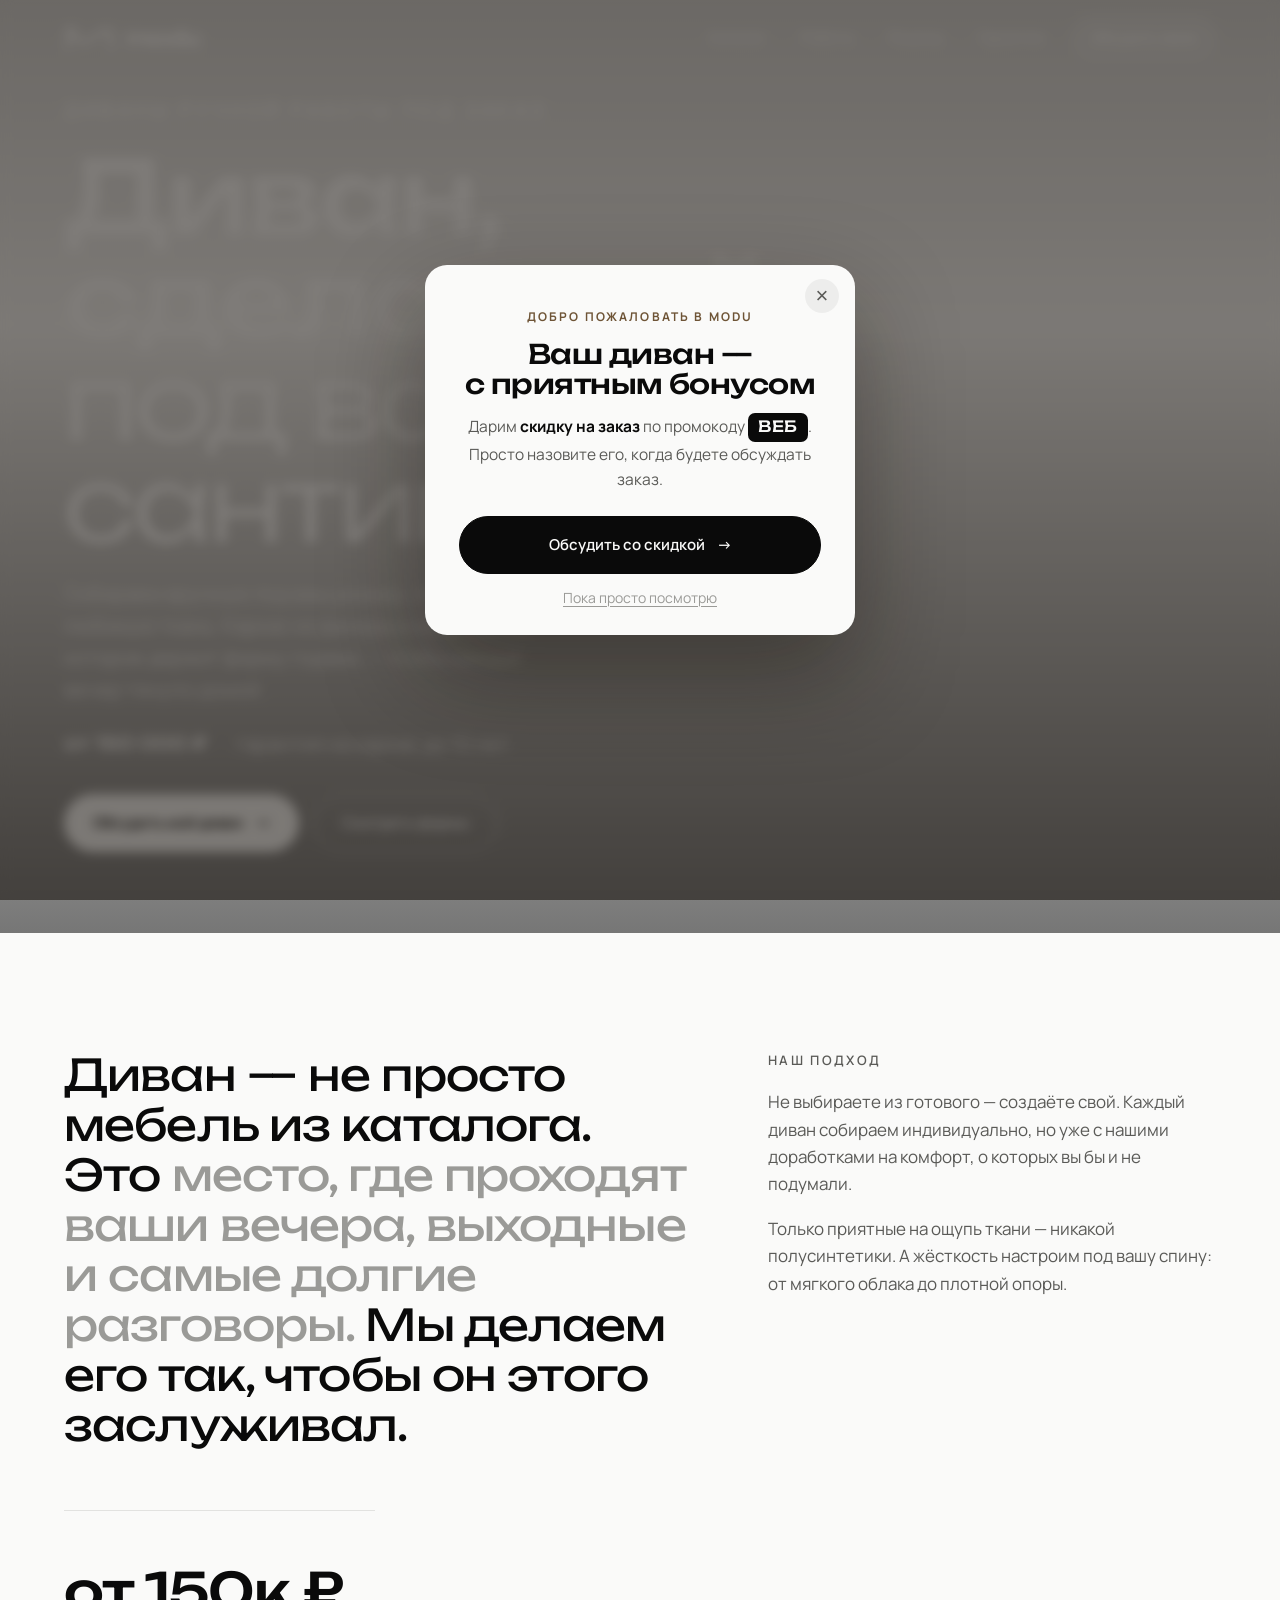
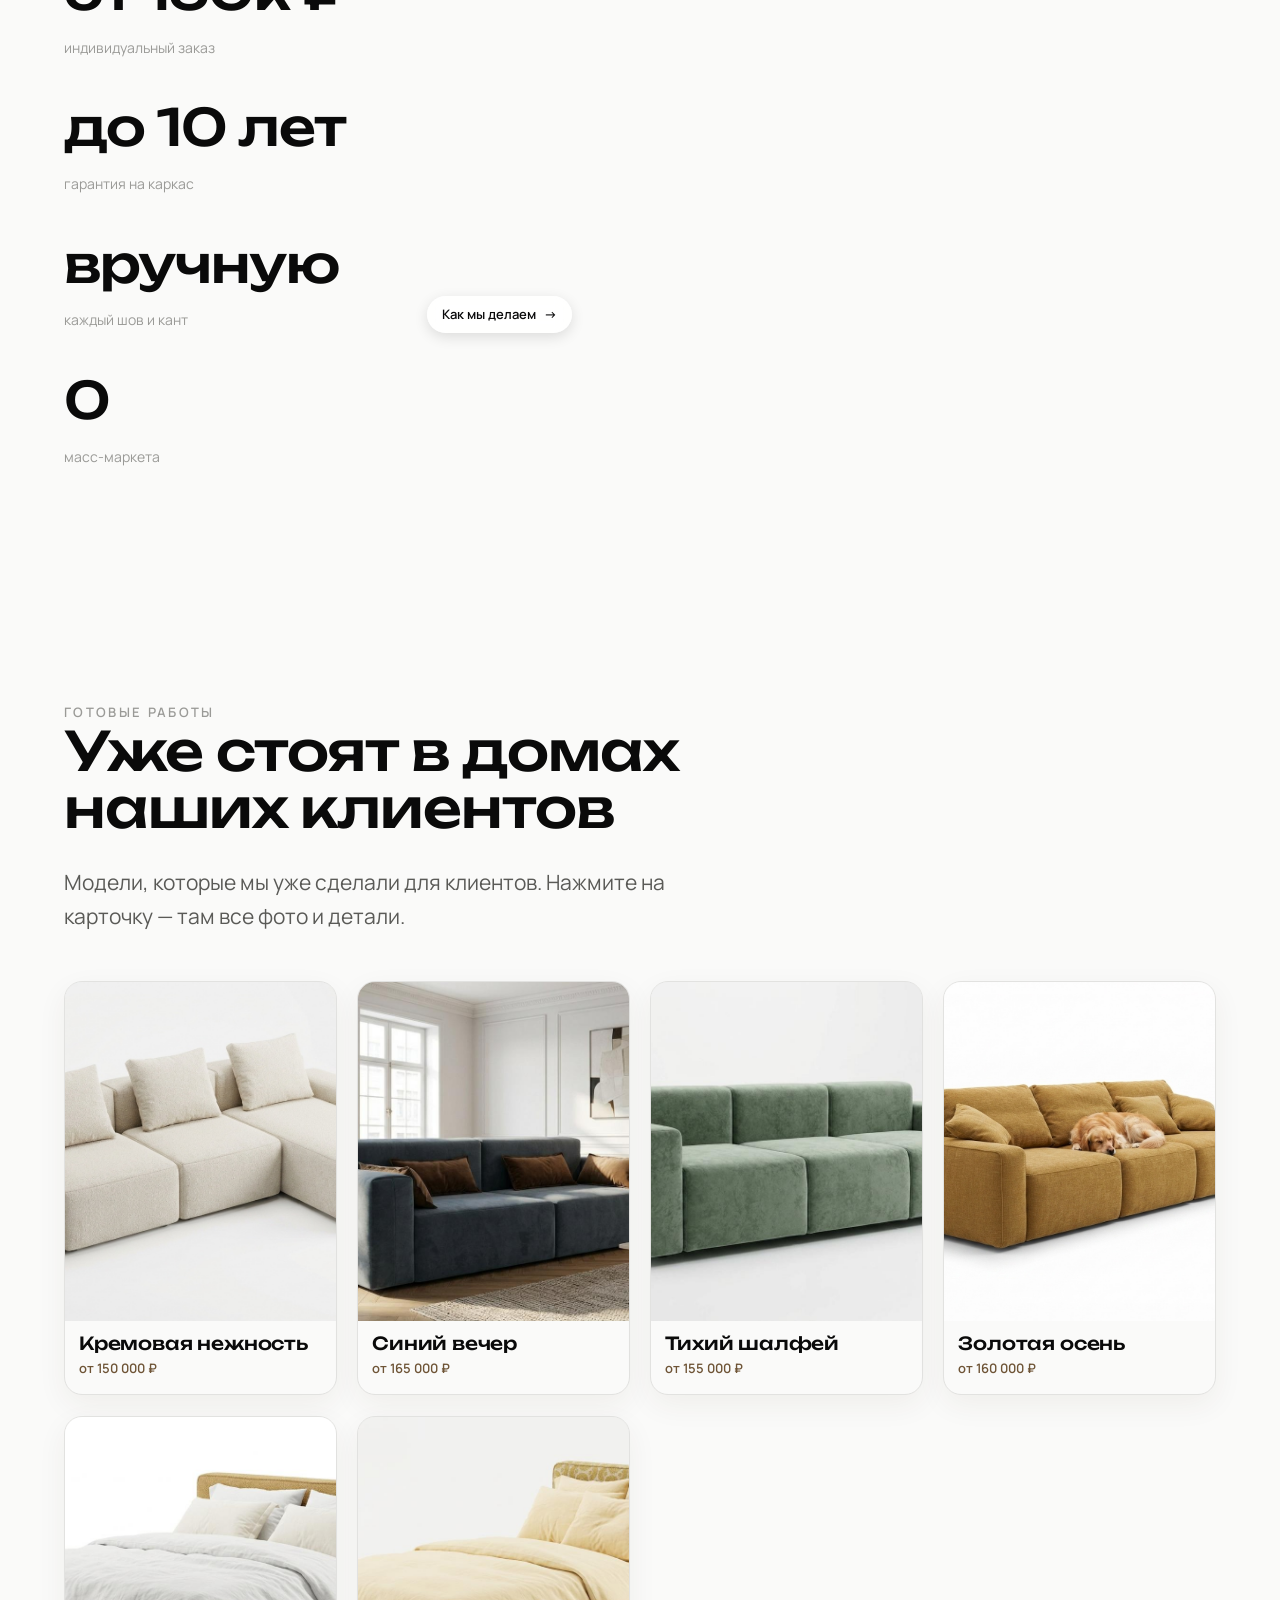
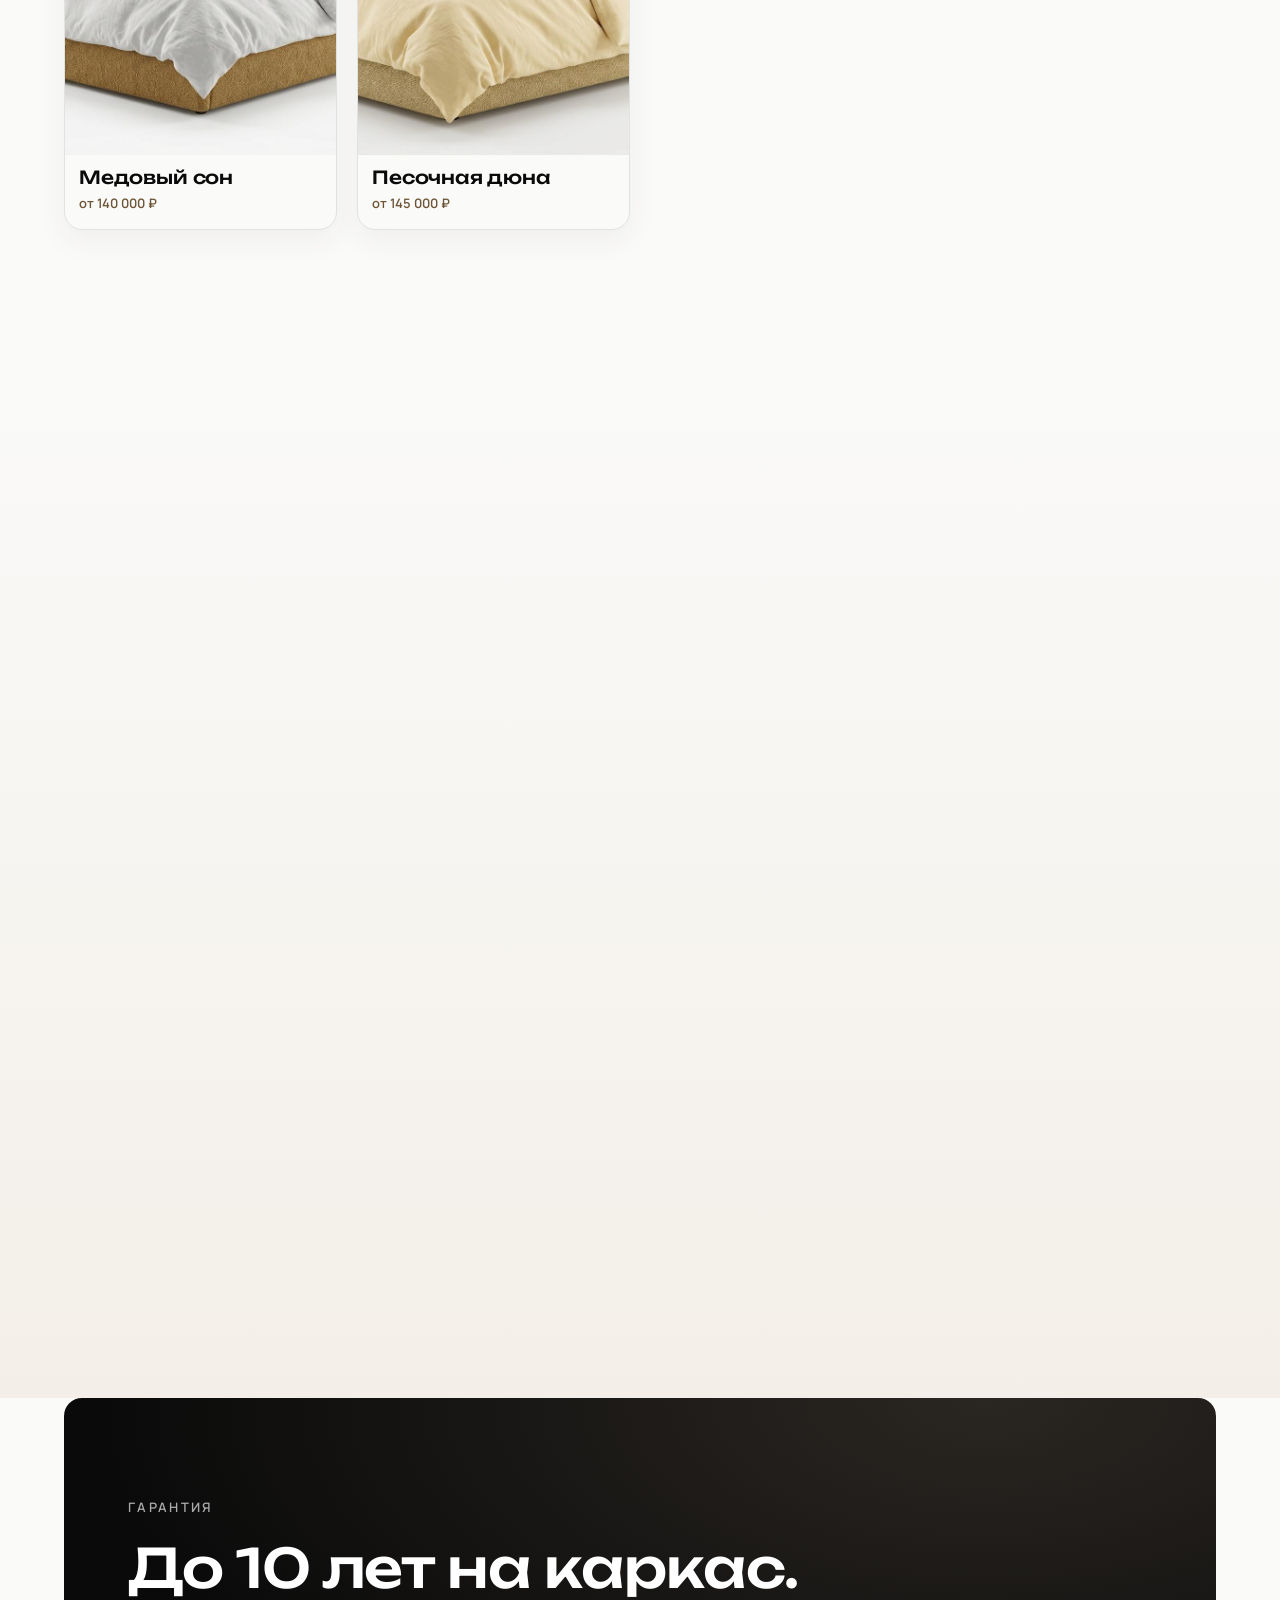
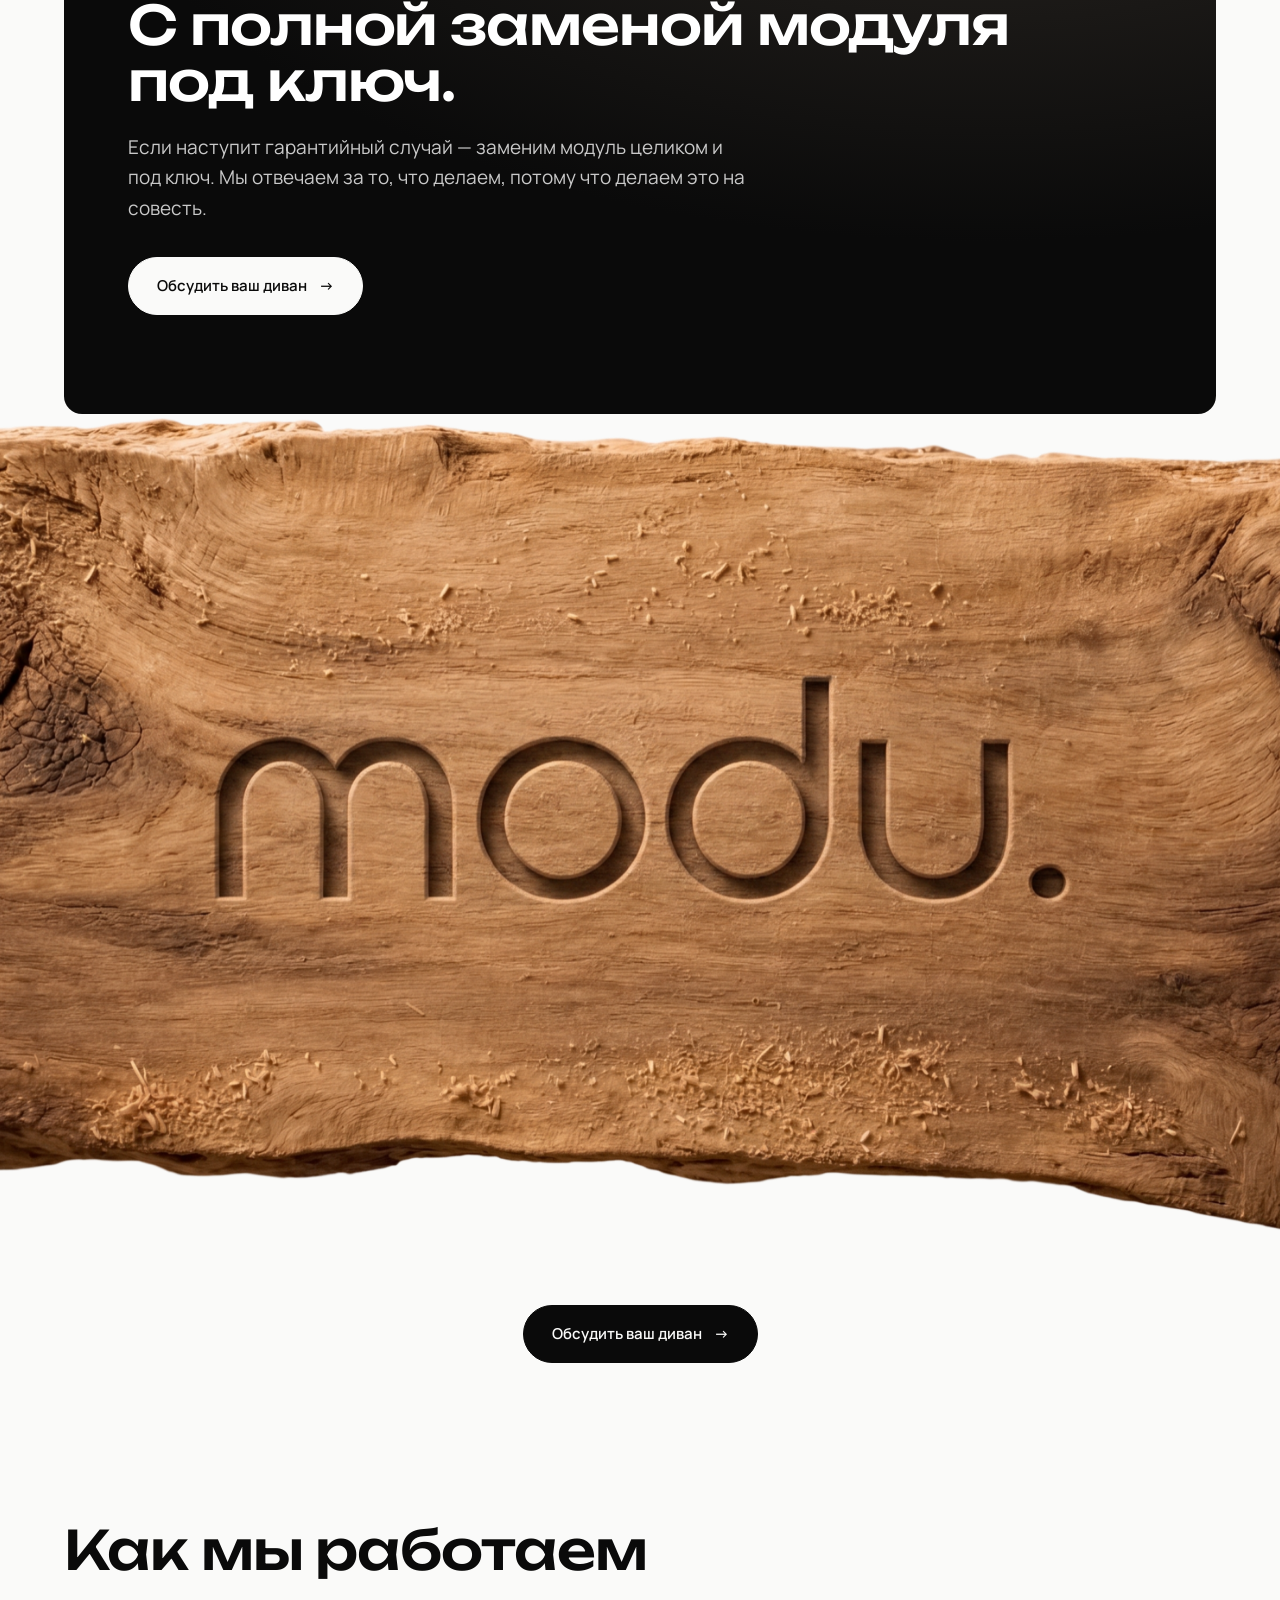
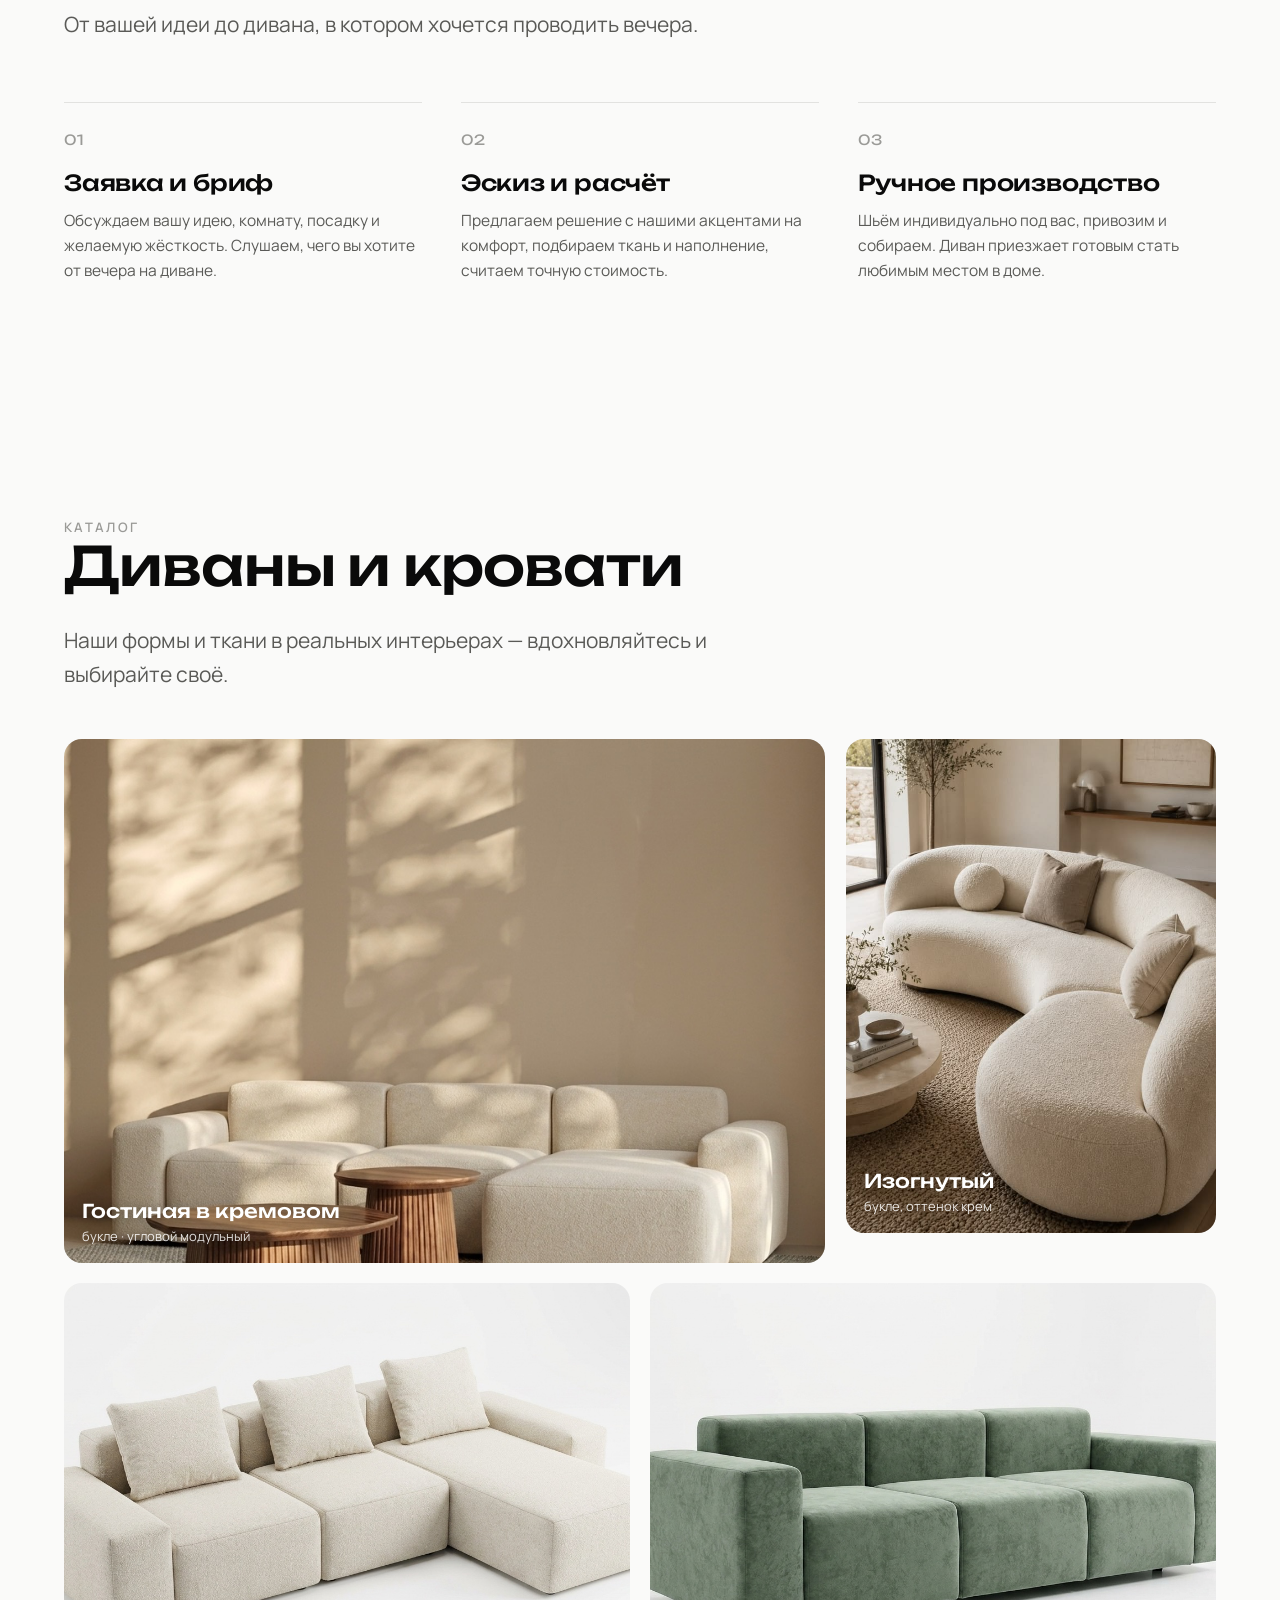
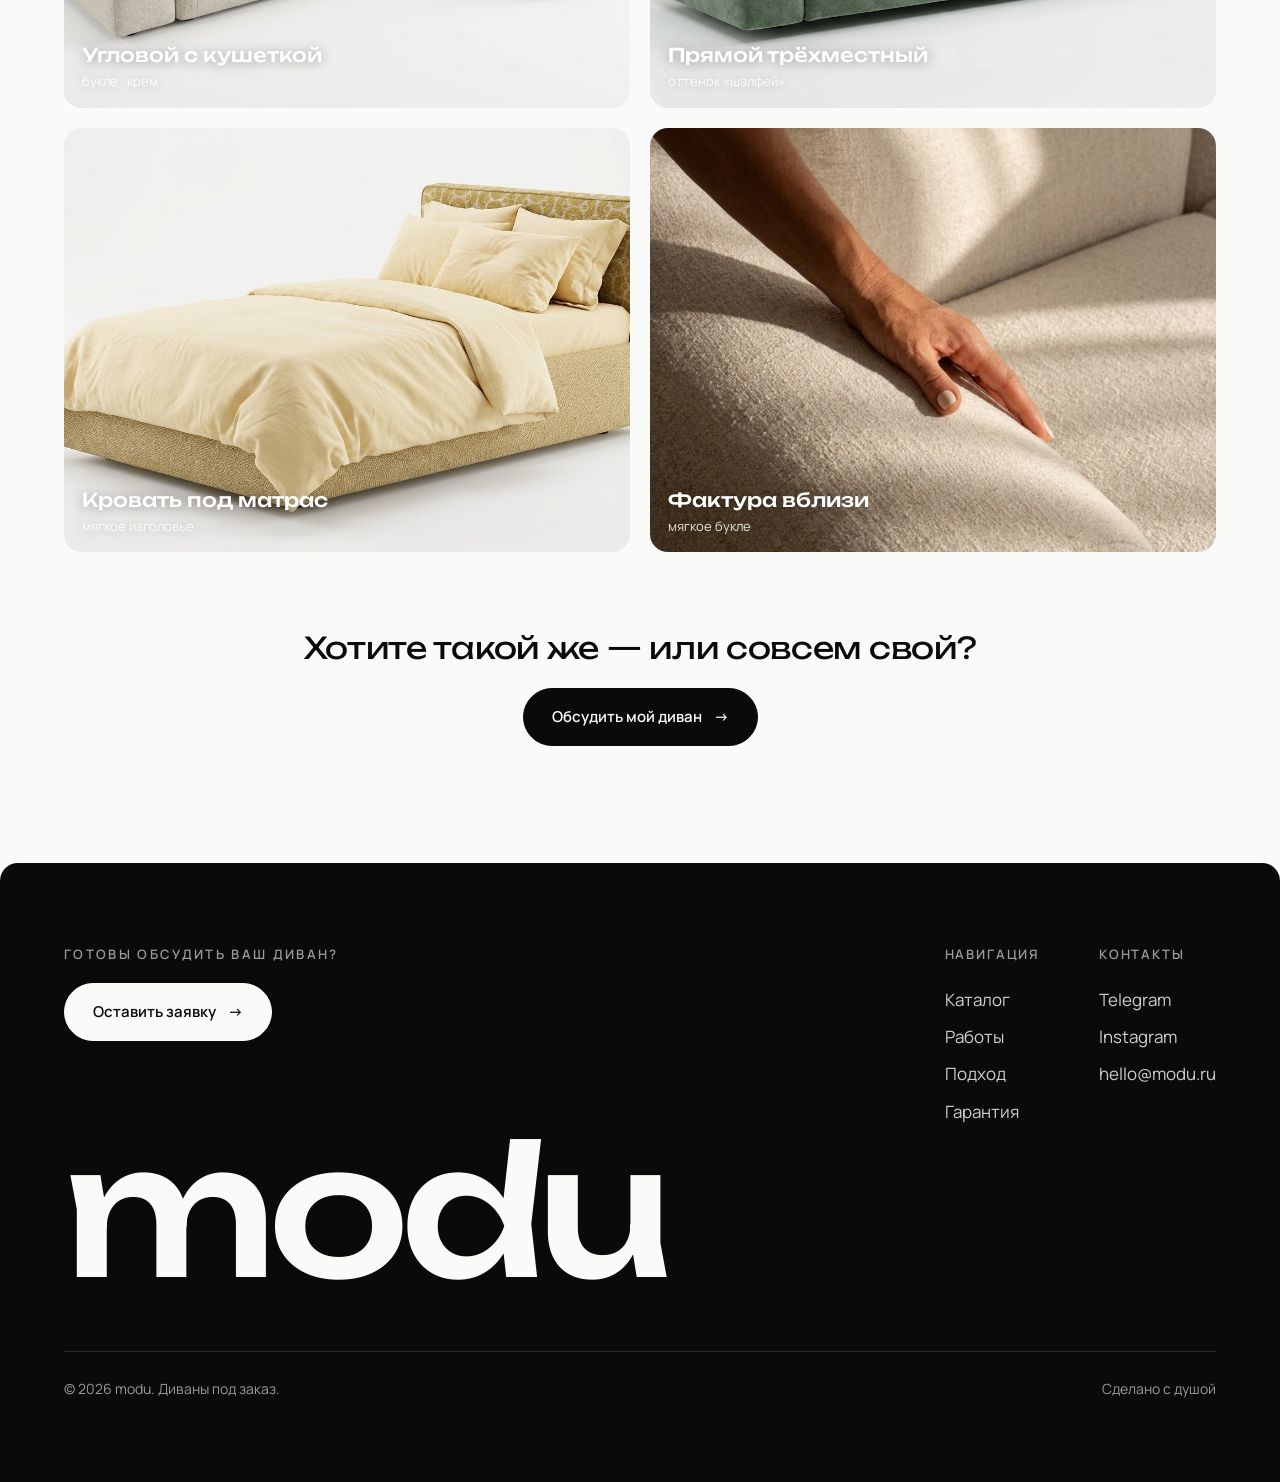
<file: index.html>
<!DOCTYPE html>
<html lang="ru">
<head>
  <meta charset="UTF-8" />
  <meta name="viewport" content="width=device-width, initial-scale=1.0" />
  <title>modu — диваны под заказ премиум-класса</title>
  <meta name="description" content="modu — диваны ручной работы под заказ. Каркас из фанеры, проработка каждого шва, ткани премиум-сегмента, жёсткость на выбор. Гарантия на каркас до 10 лет. От 150 000 ₽." />

  <link rel="preconnect" href="https://fonts.googleapis.com" />
  <link rel="preconnect" href="https://fonts.gstatic.com" crossorigin />
  <link href="https://fonts.googleapis.com/css2?family=Manrope:wght@400;500;600;700&family=Unbounded:wght@300;400;500;600&display=swap" rel="stylesheet" />
  <link rel="stylesheet" href="css/style.css" />
</head>
<body>

  <!-- ЭКРАН ЗАГРУЗКИ -->
  <div id="preloader" aria-hidden="true">
    <div class="preloader__bar"><i></i></div>
  </div>

  <!-- ШАПКА -->
  <header class="nav">
    <a href="index.html" class="logo" aria-label="modu">
      <svg viewBox="0 0 118 60" fill="none" aria-hidden="true">
        <path d="M9 54 V18 C9 9 22 9 24 21 C27 41 42 45 60 37 C80 28 82 16 100 16 C108 16 109 21 109 28 V54"
              stroke="currentColor" stroke-width="9" stroke-linecap="round" stroke-linejoin="round"/>
      </svg>
      <span class="word">modu</span>
    </a>
    <nav class="nav-links">
      <a href="#works">Каталог</a>
      <a href="#catalog">Работы</a>
      <a href="#approach">Подход</a>
      <a href="#warranty">Гарантия</a>
    </nav>
    <a href="order.html" class="nav-cta">Обсудить заказ</a>
  </header>

  <!-- HERO -->
  <section class="hero">
    <video class="hero-video" autoplay muted loop playsinline webkit-playsinline preload="auto">
      <source src="assets/hero.mp4" type="video/mp4" />
    </video>
    <div class="container hero-inner">
      <p class="hero-eyebrow reveal">Диваны ручной работы под заказ</p>
      <h1>Диван, сделанный<br><span class="thin">под вас — до сантиметра</span></h1>
      <p class="hero-sub">Собираем вручную под ваш размер, посадку и любимую ткань. Каркас из фанеры и наполнение, которое держит форму годами, — чтобы каждый вечер тянуло домой.</p>
      <p class="hero-price"><b>от 150 000 ₽</b><span>·</span>гарантия на каркас до 10 лет</p>
      <div class="hero-actions">
        <a href="order.html" class="btn btn--light">Обсудить мой диван <span class="arrow">→</span></a>
        <a href="#catalog" class="btn btn--ghost" style="--fg:#fff; border-color:rgba(255,255,255,.6);">Смотреть формы</a>
      </div>
    </div>
  </section>

  <!-- МАНИФЕСТ -->
  <section class="manifest section-pad" id="about">
    <div class="container">
      <p class="big reveal">
        Диван — не просто мебель из каталога. Это <em>место, где проходят ваши вечера, выходные и самые долгие разговоры.</em>
        Мы делаем его так, чтобы он этого заслуживал.
      </p>
      <div class="side reveal">
        <p class="eyebrow" style="margin-bottom:16px;">Наш подход</p>
        <p>Не выбираете из готового — создаёте свой. Каждый диван собираем индивидуально, но уже с нашими доработками на комфорт, о которых вы бы и не подумали.</p>
        <p>Только приятные на ощупь ткани — никакой полусинтетики. А жёсткость настроим под вашу спину: от мягкого облака до плотной опоры.</p>
      </div>
    </div>
    <div class="container">
      <div class="stats reveal">
        <div class="stat"><div class="num">от 150к&nbsp;₽</div><div class="lbl">индивидуальный заказ</div></div>
        <div class="stat"><div class="num">до 10 лет</div><div class="lbl">гарантия на каркас</div></div>
        <div class="stat"><div class="num">вручную</div><div class="lbl">каждый шов и кант</div></div>
        <div class="stat"><div class="num">0</div><div class="lbl">масс-маркета</div></div>
      </div>
      <a class="build-video reveal" href="#approach" aria-label="Как мы делаем диван — что внутри">
        <video src="assets/build.mp4" autoplay muted loop playsinline preload="metadata"></video>
        <span class="build-video__badge">Как мы делаем <span class="arrow">→</span></span>
      </a>
    </div>
  </section>

  <!-- КАТАЛОГ -->
  <section class="section-pad" id="catalog">
    <div class="container">
      <div class="gallery-head reveal">
        <div>
          <p class="eyebrow">Готовые работы</p>
          <h2>Уже стоят в домах<br>наших клиентов</h2>
        </div>
        <p class="lead">Модели, которые мы уже сделали для клиентов. Нажмите на карточку — там все фото и детали.</p>
      </div>

      <!-- Каталог диванов рисуется из данных в js/catalog.js —
           чтобы добавить новый диван, добавьте объект в массив PRODUCTS там. -->
      <div class="pgrid-wrap reveal" id="pgridWrap">
        <div class="pgrid" id="pgrid"></div>
        <div class="pgrid-fade"></div>
      </div>
      <div class="pgrid-more" id="pgridMore">
        <button class="btn btn--ghost" id="showAll">Смотреть все</button>
      </div>
    </div>
  </section>

  <!-- ПОДХОД / КАЧЕСТВО -->
  <section class="section-pad approach" id="approach">
    <div class="container">
      <div class="gallery-head reveal" style="margin-bottom:56px;">
        <div>
          <p class="eyebrow">Что внутри</p>
          <h2>Качество, которое<br>чувствуется годами</h2>
        </div>
        <p class="lead">За каждым диваном — премиальное наполнение, прочный каркас и ручная работа. Здесь нельзя срезать углы.</p>
      </div>

      <div class="features">
        <div class="feature glass reveal">
          <div class="feature__mark">01</div>
          <h3>Каркас из фанеры</h3>
          <p>Не ДСП. Прочная основа, которая держит форму и не расшатывается под нагрузкой год за годом.</p>
        </div>
        <div class="feature glass reveal">
          <div class="feature__mark">02</div>
          <h3>Премиальное наполнение</h3>
          <p>Посадка, которая возвращает форму и не «проседает». Комфорт, продуманный до мелочей.</p>
        </div>
        <div class="feature glass reveal">
          <div class="feature__mark">03</div>
          <h3>Каждый шов — вручную</h3>
          <p>Проработка каждого шва и канта. Аккуратная геометрия, которую видно вблизи.</p>
        </div>
        <div class="feature glass reveal">
          <div class="feature__mark">04</div>
          <h3>Несколько степеней защиты</h3>
          <p>Ткань защищена от пятен и износа — диван остаётся как новый дольше.</p>
        </div>
        <div class="feature glass reveal">
          <div class="feature__mark">05</div>
          <h3>Ткани премиум-сегмента</h3>
          <p>Только приятные на ощупь материалы. Никакой полусинтетики, которая «холодит» и колется.</p>
        </div>
        <div class="feature glass reveal">
          <div class="feature__mark">06</div>
          <h3>Жёсткость на выбор</h3>
          <p>От супермягкого «облака» до твёрдой опоры. Настраиваем посадку под именно вашу спину.</p>
        </div>
      </div>
    </div>
  </section>

  <!-- ГАРАНТИЯ -->
  <section class="warranty" id="warranty">
    <div class="container reveal">
      <p class="eyebrow" style="color:rgba(255,255,255,.65)">Гарантия</p>
      <h2>До 10 лет на каркас.<br>С полной заменой модуля<br>под ключ.</h2>
      <p class="warranty__sub">Если наступит гарантийный случай — заменим модуль целиком и под ключ. Мы отвечаем за то, что делаем, потому что делаем это на совесть.</p>
      <a href="order.html" class="btn btn--light">Обсудить ваш диван <span class="arrow">→</span></a>
    </div>
  </section>

  <!-- ПОЛНОЭКРАННЫЙ ПЕРЕХОД (сруб) -->
  <section class="builder-full" id="builder">
    <a class="builder-full__link" href="order.html" aria-label="Обсудить заказ">
      <img class="builder-full__img" src="assets/photos/carved.png" alt="modu, вырезанное на срубе" />
      <div class="builder-full__overlay">
        <span class="btn">Обсудить ваш диван <span class="arrow">→</span></span>
      </div>
    </a>
  </section>

  <!-- КАК МЫ РАБОТАЕМ -->
  <section class="section-pad" id="how">
    <div class="container">
      <div class="gallery-head reveal" style="margin-bottom:60px;">
        <h2>Как мы работаем</h2>
        <p class="lead">От вашей идеи до дивана, в котором хочется проводить вечера.</p>
      </div>
      <div class="steps">
        <div class="step reveal"><div class="n">01</div><h3>Заявка и бриф</h3><p>Обсуждаем вашу идею, комнату, посадку и желаемую жёсткость. Слушаем, чего вы хотите от вечера на диване.</p></div>
        <div class="step reveal"><div class="n">02</div><h3>Эскиз и расчёт</h3><p>Предлагаем решение с нашими акцентами на комфорт, подбираем ткань и наполнение, считаем точную стоимость.</p></div>
        <div class="step reveal"><div class="n">03</div><h3>Ручное производство</h3><p>Шьём индивидуально под вас, привозим и собираем. Диван приезжает готовым стать любимым местом в доме.</p></div>
      </div>
    </div>
  </section>

  <!-- ГОТОВЫЕ РАБОТЫ -->
  <section class="section-pad" id="works">
    <div class="container">
      <div class="gallery-head reveal">
        <div>
          <p class="eyebrow">Каталог</p>
          <h2>Диваны и кровати</h2>
        </div>
        <p class="lead">Наши формы и ткани в реальных интерьерах — вдохновляйтесь и выбирайте своё.</p>
      </div>

      <div class="gallery-grid">
        <figure class="card wide reveal">
          <img src="assets/photos/room.jpg" alt="Угловой диван modu в гостиной" onerror="this.style.display='none';this.nextElementSibling.style.display='flex'">
          <div class="ph" style="display:none">фото: room.jpg</div>
          <figcaption class="cap"><div class="t">Гостиная в кремовом</div><div class="s">букле · угловой модульный</div></figcaption>
        </figure>
        <figure class="card tall reveal">
          <img src="assets/photos/work-curved.jpg" alt="Изогнутый диван modu" onerror="this.style.display='none';this.nextElementSibling.style.display='flex'">
          <div class="ph" style="display:none">фото: work-curved.jpg</div>
          <figcaption class="cap"><div class="t">Изогнутый</div><div class="s">букле, оттенок крем</div></figcaption>
        </figure>
        <figure class="card half reveal">
          <img src="assets/photos/studio.jpg" alt="Угловой диван с кушеткой" onerror="this.style.display='none';this.nextElementSibling.style.display='flex'">
          <div class="ph" style="display:none">фото: studio.jpg</div>
          <figcaption class="cap"><div class="t">Угловой с кушеткой</div><div class="s">букле · крем</div></figcaption>
        </figure>
        <figure class="card half reveal">
          <img src="assets/photos/detail.jpg" alt="Прямой диван modu" onerror="this.style.display='none';this.nextElementSibling.style.display='flex'">
          <div class="ph" style="display:none">фото: detail.jpg</div>
          <figcaption class="cap"><div class="t">Прямой трёхместный</div><div class="s">оттенок «шалфей»</div></figcaption>
        </figure>
        <figure class="card half reveal">
          <img src="assets/photos/work-bed.jpg" alt="Кровать modu под матрас" onerror="this.style.display='none';this.nextElementSibling.style.display='flex'">
          <div class="ph" style="display:none">фото: work-bed.jpg</div>
          <figcaption class="cap"><div class="t">Кровать под матрас</div><div class="s">мягкое изголовье</div></figcaption>
        </figure>
        <figure class="card half reveal">
          <img src="assets/photos/texture.jpg" alt="Фактура ткани modu" onerror="this.style.display='none';this.nextElementSibling.style.display='flex'">
          <div class="ph" style="display:none">фото: texture.jpg</div>
          <figcaption class="cap"><div class="t">Фактура вблизи</div><div class="s">мягкое букле</div></figcaption>
        </figure>
      </div>

      <div class="works-cta reveal">
        <p>Хотите такой же — или совсем свой?</p>
        <a href="order.html" class="btn">Обсудить мой диван <span class="arrow">→</span></a>
      </div>
    </div>
  </section>

  <!-- ПОДВАЛ / КОНТАКТ -->
  <footer class="footer" id="contact">
    <div class="container">
      <div class="top">
        <div>
          <p class="eyebrow" style="color:var(--grey-2)">Готовы обсудить ваш диван?</p>
          <a href="order.html" class="btn btn--light" style="margin-top:18px;">Оставить заявку <span class="arrow">→</span></a>
        </div>
        <div class="links">
          <div class="col">
            <h4>Навигация</h4>
            <a href="#works">Каталог</a>
            <a href="#catalog">Работы</a>
            <a href="#approach">Подход</a>
            <a href="#warranty">Гарантия</a>
          </div>
          <div class="col">
            <h4>Контакты</h4>
            <a href="#">Telegram</a>
            <a href="#">Instagram</a>
            <a href="mailto:hello@modu.ru">hello@modu.ru</a>
          </div>
        </div>
      </div>
      <div class="big-word">modu</div>
      <div class="bottom">
        <span>© 2026 modu. Диваны под заказ.</span>
        <span>Сделано с душой</span>
      </div>
    </div>
  </footer>

  <!-- ПРИВЕТСТВЕННЫЙ ПОП-АП -->
  <div class="modal-overlay" id="welcome" hidden>
    <div class="modal">
      <button class="modal__close" id="welcome-close" aria-label="Закрыть">×</button>
      <p class="modal__eyebrow">Добро пожаловать в modu</p>
      <h3 class="modal__title">Ваш диван —<br>с приятным бонусом</h3>
      <p class="modal__text">Дарим <b>скидку на заказ</b> по промокоду <span class="promo">ВЕБ</span>. Просто назовите его, когда будете обсуждать заказ.</p>
      <a href="order.html" class="btn" id="welcome-cta">Обсудить со скидкой <span class="arrow">→</span></a>
      <button class="modal__later" id="welcome-later">Пока просто посмотрю</button>
    </div>
  </div>

  <!-- РАСКРЫТАЯ КАРТОЧКА ДИВАНА -->
  <div class="pmodal" id="pmodal" hidden>
    <div class="pmodal__box">
      <button class="pmodal__close" id="pmodalClose" aria-label="Закрыть">×</button>
      <div class="pmodal__media">
        <div class="pmodal__track" id="pmTrack"></div>
        <button class="pmodal__nav pmodal__nav--prev" id="pmPrev" aria-label="Назад">‹</button>
        <button class="pmodal__nav pmodal__nav--next" id="pmNext" aria-label="Вперёд">›</button>
        <div class="pmodal__dots" id="pmDots"></div>
      </div>
      <div class="pmodal__info">
        <div class="pmodal__top"><h3 id="pmName"></h3><span class="pmodal__price" id="pmPrice"></span></div>
        <p id="pmDesc"></p>
        <a href="order.html" class="btn" id="pmCta">Обсудить этот диван <span class="arrow">→</span></a>
      </div>
    </div>
  </div>

  <script src="js/main.js"></script>
  <script src="js/catalog.js"></script>
</body>
</html>
</file>
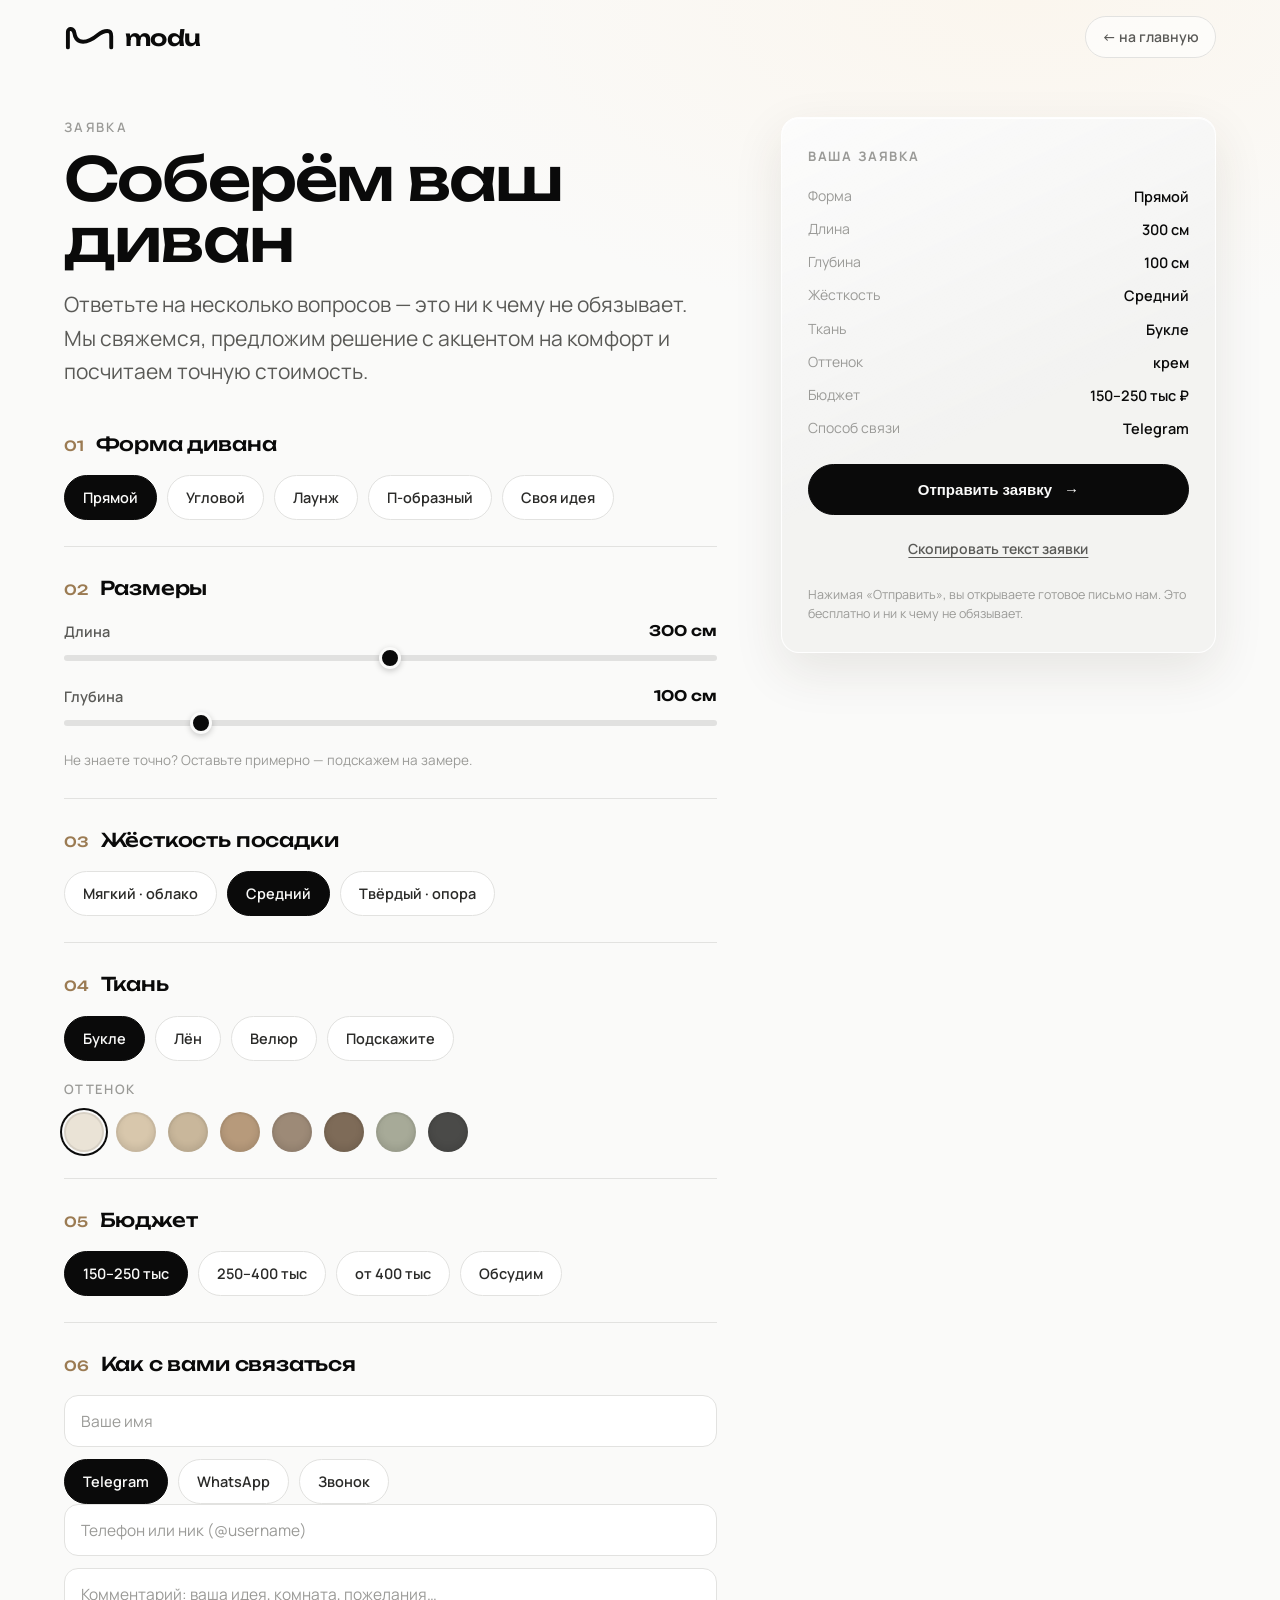
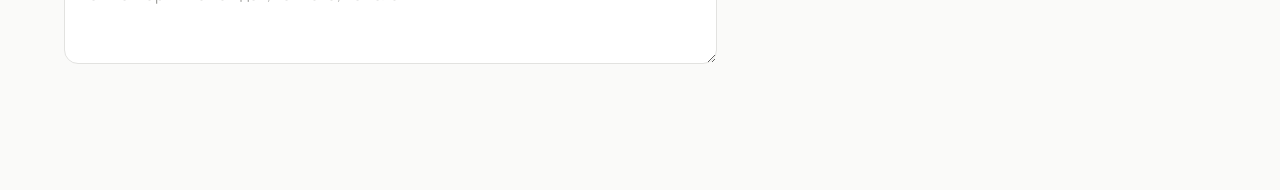
<file: order.html>
<!DOCTYPE html>
<html lang="ru">
<head>
  <meta charset="UTF-8" />
  <meta name="viewport" content="width=device-width, initial-scale=1.0" />
  <title>Соберём ваш диван — modu</title>
  <meta name="description" content="Расскажите, какой диван вам нужен — форма, размеры, жёсткость, ткань и бюджет. Соберём индивидуально под вас." />
  <link rel="preconnect" href="https://fonts.googleapis.com" />
  <link rel="preconnect" href="https://fonts.gstatic.com" crossorigin />
  <link href="https://fonts.googleapis.com/css2?family=Manrope:wght@400;500;600;700&family=Unbounded:wght@300;400;500;600&display=swap" rel="stylesheet" />
  <link rel="stylesheet" href="css/style.css" />
  <link rel="stylesheet" href="css/order.css" />
</head>
<body class="order-page">

  <!-- ШАПКА -->
  <header class="nav order-nav">
    <a href="index.html" class="logo" aria-label="modu">
      <svg viewBox="0 0 118 60" fill="none" aria-hidden="true">
        <path d="M9 54 V18 C9 9 22 9 24 21 C27 41 42 45 60 37 C80 28 82 16 100 16 C108 16 109 21 109 28 V54"
              stroke="currentColor" stroke-width="9" stroke-linecap="round" stroke-linejoin="round"/>
      </svg>
      <span class="word">modu</span>
    </a>
    <a href="index.html" class="order-back">← на главную</a>
  </header>

  <main class="order-wrap">
    <!-- ЛЕВО: форма -->
    <div class="order-form">
      <header class="order-head">
        <p class="eyebrow">Заявка</p>
        <h1>Соберём ваш диван</h1>
        <p class="lead">Ответьте на несколько вопросов — это ни к чему не обязывает. Мы свяжемся, предложим решение с акцентом на комфорт и посчитаем точную стоимость.</p>
      </header>

      <!-- 1. Форма -->
      <section class="q">
        <div class="q-title"><span class="q-n">01</span> Форма дивана</div>
        <div class="opts" data-field="Форма">
          <button type="button" data-val="Прямой" class="active">Прямой</button>
          <button type="button" data-val="Угловой">Угловой</button>
          <button type="button" data-val="Лаунж (глубокий)">Лаунж</button>
          <button type="button" data-val="П-образный">П-образный</button>
          <button type="button" data-val="Своя идея">Своя идея</button>
        </div>
      </section>

      <!-- 2. Размеры -->
      <section class="q">
        <div class="q-title"><span class="q-n">02</span> Размеры</div>
        <label class="rng">Длина <span id="len-val">300 см</span>
          <input type="range" id="len" min="180" max="420" value="300" step="10" />
        </label>
        <label class="rng">Глубина <span id="dep-val">100 см</span>
          <input type="range" id="dep" min="85" max="160" value="100" step="5" />
        </label>
        <p class="q-hint">Не знаете точно? Оставьте примерно — подскажем на замере.</p>
      </section>

      <!-- 3. Жёсткость -->
      <section class="q">
        <div class="q-title"><span class="q-n">03</span> Жёсткость посадки</div>
        <div class="opts" data-field="Жёсткость">
          <button type="button" data-val="Мягкий («облако»)">Мягкий · облако</button>
          <button type="button" data-val="Средний" class="active">Средний</button>
          <button type="button" data-val="Твёрдый (опора)">Твёрдый · опора</button>
        </div>
      </section>

      <!-- 4. Ткань -->
      <section class="q">
        <div class="q-title"><span class="q-n">04</span> Ткань</div>
        <div class="opts" data-field="Ткань">
          <button type="button" data-val="Букле" class="active">Букле</button>
          <button type="button" data-val="Лён">Лён</button>
          <button type="button" data-val="Велюр">Велюр</button>
          <button type="button" data-val="Подскажите варианты">Подскажите</button>
        </div>
        <div class="q-sub">Оттенок</div>
        <div class="swatches" id="colors"></div>
      </section>

      <!-- 5. Бюджет -->
      <section class="q">
        <div class="q-title"><span class="q-n">05</span> Бюджет</div>
        <div class="opts" data-field="Бюджет">
          <button type="button" data-val="150–250 тыс ₽" class="active">150–250 тыс</button>
          <button type="button" data-val="250–400 тыс ₽">250–400 тыс</button>
          <button type="button" data-val="от 400 тыс ₽">от 400 тыс</button>
          <button type="button" data-val="Обсудим">Обсудим</button>
        </div>
      </section>

      <!-- 6. Контакты -->
      <section class="q">
        <div class="q-title"><span class="q-n">06</span> Как с вами связаться</div>
        <input type="text" id="name" class="fld" placeholder="Ваше имя" />
        <div class="opts" data-field="Способ связи">
          <button type="button" data-val="Telegram" class="active">Telegram</button>
          <button type="button" data-val="WhatsApp">WhatsApp</button>
          <button type="button" data-val="Звонок">Звонок</button>
        </div>
        <input type="text" id="contact" class="fld" placeholder="Телефон или ник (@username)" />
        <textarea id="note" class="fld" rows="3" placeholder="Комментарий: ваша идея, комната, пожелания…"></textarea>
      </section>

      <!-- антиспам-ловушка (не трогать, скрыта от людей) -->
      <input type="text" id="website" name="website" tabindex="-1" autocomplete="off" aria-hidden="true" style="position:absolute;left:-9999px;width:1px;height:1px;opacity:0" />
    </div>

    <!-- ПРАВО: живая сводка -->
    <aside class="order-summary">
      <div class="summary-card glass">
        <div class="summary-eyebrow">Ваша заявка</div>
        <dl id="summary"></dl>
        <button type="button" id="send" class="btn">Отправить заявку <span class="arrow">→</span></button>
        <button type="button" id="copy" class="link-btn">Скопировать текст заявки</button>
        <p class="summary-note">Нажимая «Отправить», вы открываете готовое письмо нам. Это бесплатно и ни к чему не обязывает.</p>
      </div>
    </aside>
  </main>

  <div id="toast" class="toast"></div>

  <script src="js/order.js"></script>
</body>
</html>
</file>
<file: css/style.css>
/* ============================================================
   modu — модульные диваны
   Палитра и типографика из брендбука
   ============================================================ */

:root {
  /* Цвета бренда */
  --milk:      #FAFAF9;   /* основной фон, молочный */
  --paper:     #ECECEA;   /* блоки, карточки */
  --line:      #E2E2E0;   /* тонкие линии */
  --graphite:  #0A0A0A;   /* основной текст */
  --ink-2:     #2A2A28;   /* тёмный текст 2 */
  --grey:      #5A5A57;   /* вторичный текст */
  --grey-2:    #9A9A97;   /* приглушённый текст */
  --sand:      #D8CFC2;   /* тёплый песочный акцент */
  --wood:      #9B7B53;   /* дерево (сруб / резьба) */
  --wood-dark: #6E5436;

  /* Типографика */
  --font-display: 'Unbounded', sans-serif;
  --font-body:    'Manrope', sans-serif;

  /* Размеры */
  --container: 1280px;
  --gutter: clamp(20px, 5vw, 64px);
  --radius: 18px;

  /* Плавность */
  --ease: cubic-bezier(0.22, 1, 0.36, 1);
}

* { margin: 0; padding: 0; box-sizing: border-box; }

html { scroll-behavior: smooth; }

body {
  font-family: var(--font-body);
  background: var(--milk);
  color: var(--graphite);
  font-size: 17px;
  line-height: 1.6;
  -webkit-font-smoothing: antialiased;
  overflow-x: clip;                 /* не ломает window.scrollY, в отличие от hidden */
}

img, video { display: block; max-width: 100%; }

a { color: inherit; text-decoration: none; }

.container {
  width: 100%;
  max-width: var(--container);
  margin-inline: auto;
  padding-inline: var(--gutter);
}

/* --- Типографика --- */
.h-display {
  font-family: var(--font-display);
  font-weight: 500;
  line-height: 1.02;
  letter-spacing: -0.02em;
}
h2 {
  font-family: var(--font-display);
  font-weight: 500;
  font-size: clamp(28px, 4.5vw, 54px);
  line-height: 1.05;
  letter-spacing: -0.02em;
}
.eyebrow {
  font-size: 13px;
  letter-spacing: 0.18em;
  text-transform: uppercase;
  color: var(--grey-2);
  font-weight: 600;
}
.lead { color: var(--grey); font-size: clamp(17px, 1.7vw, 21px); max-width: 52ch; }

/* ============================================================
   Шапка
   ============================================================ */
.nav {
  position: fixed;
  inset: 0 0 auto 0;
  z-index: 100;
  display: flex;
  align-items: center;
  justify-content: space-between;
  padding: 16px var(--gutter);
  /* вначале прозрачная, белый текст на видео */
  background: transparent;
  border-bottom: 1px solid transparent;
  transition: background .35s var(--ease), backdrop-filter .35s var(--ease), border-color .35s, padding .4s var(--ease);
}
/* после скролла (>20px) — матовое стекло с размытием */
.nav.scrolled {
  background: rgba(250, 250, 249, 0.6);
  backdrop-filter: blur(18px) saturate(1.3);
  -webkit-backdrop-filter: blur(18px) saturate(1.3);
  border-bottom-color: rgba(0, 0, 0, 0.06);
}
.nav .logo { display: flex; align-items: center; gap: 10px; color: #fff; transition: color .35s; }
.nav .logo svg { height: 26px; width: auto; }
.nav .logo .word {
  font-family: var(--font-display);
  font-weight: 600;
  font-size: 22px;
  letter-spacing: -0.03em;
  color: #fff;
  transition: color .35s;
}
.nav-links { display: flex; gap: 34px; align-items: center; margin-left: auto; }
.nav-links a {
  color: #fff;
  font-size: 14px;
  font-weight: 600;
  letter-spacing: 0.02em;
  opacity: .85;
  transition: opacity .3s, color .35s;
}
.nav-links a:hover { opacity: 1; }
/* тёмный текст, когда шапка стала матовой */
.nav.scrolled .logo,
.nav.scrolled .logo .word,
.nav.scrolled .nav-links a { color: var(--graphite); }

/* ============================================================
   Hero — видео
   ============================================================ */
.hero {
  position: relative;
  height: auto;                 /* растём под контент, чтобы верх не обрезался под шапкой */
  min-height: 100svh;
  overflow: hidden;
  display: flex;
  align-items: flex-end;
}
.hero video {
  position: absolute;
  inset: 0;
  width: 100%;
  height: 100%;
  object-fit: cover;
  z-index: -2;
}
.hero::after {                          /* затемнение для читаемости текста */
  content: '';
  position: absolute;
  inset: 0;
  z-index: -1;
  background: linear-gradient(180deg, rgba(10,10,10,.15) 0%, rgba(10,10,10,0) 35%, rgba(10,10,10,.55) 100%);
}
.hero-inner { padding-top: clamp(70px, 8vh, 82px); padding-bottom: clamp(48px, 9vh, 110px); color: #fff; }
.hero h1 {
  font-family: var(--font-display);
  font-weight: 500;
  font-size: clamp(37px, 8vw, 116px);
  line-height: 1.0;
  letter-spacing: -0.03em;
}
.hero h1 .thin { font-weight: 300; }
.hero p {
  margin-top: 22px;
  max-width: 40ch;
  font-size: clamp(16px, 1.8vw, 20px);
  color: rgba(255,255,255,.82);
}
.hero-scroll {
  position: absolute;
  bottom: 28px; right: var(--gutter);
  font-size: 12px; letter-spacing: .18em; text-transform: uppercase;
  color: rgba(255,255,255,.7);
  display: flex; align-items: center; gap: 10px;
}
.hero-scroll::before { content:''; width: 40px; height: 1px; background: rgba(255,255,255,.5); }

/* ============================================================
   Кнопки
   ============================================================ */
.btn {
  --bg: var(--graphite);
  --fg: var(--milk);
  display: inline-flex;
  align-items: center;
  gap: 12px;
  background: var(--bg);
  color: var(--fg);
  padding: 16px 28px;
  border-radius: 100px;
  font-weight: 600;
  font-size: 15px;
  border: 1px solid var(--bg);
  cursor: pointer;
  transition: transform .4s var(--ease), background .3s, color .3s;
}
.btn:hover { transform: translateY(-2px); }
.btn .arrow { transition: transform .4s var(--ease); }
.btn:hover .arrow { transform: translateX(5px); }
.btn--ghost { --bg: transparent; --fg: var(--graphite); border-color: var(--graphite); }
.btn--ghost:hover { --bg: var(--graphite); --fg: var(--milk); }
.btn--light { --bg: var(--milk); --fg: var(--graphite); }

/* ============================================================
   Секции
   ============================================================ */
section { position: relative; }
.section-pad { padding-block: clamp(80px, 13vh, 160px); }

/* Манифест */
.manifest .container { display: grid; grid-template-columns: 1.4fr 1fr; gap: clamp(30px, 6vw, 90px); align-items: start; }
.manifest .big {
  font-family: var(--font-display);
  font-weight: 400;
  font-size: clamp(26px, 3.4vw, 46px);
  line-height: 1.15;
  letter-spacing: -0.02em;
}
.manifest .big em { font-style: normal; color: var(--grey-2); }
.manifest .side p { color: var(--grey); }
.manifest .side p + p { margin-top: 18px; }

/* Метрики */
.stats { display: flex; flex-wrap: wrap; gap: clamp(18px,2.2vw,28px) clamp(28px,5vw,64px); margin-top: 60px; border-top: 1px solid var(--line); padding-top: 40px; align-content: flex-start; }

/* второй блок манифеста: цифрам меньше места, видео — больше */
.manifest .container:nth-of-type(2) { grid-template-columns: 0.62fr 1.6fr; align-items: start; gap: clamp(20px, 3vw, 40px); }

/* Видео «как мы делаем» справа от цифр — без рамки/тени, сливается с фоном, не обрезано */
.build-video {
  position: relative; display: block;
  margin-top: 96px;            /* верх видео на уровне «от 150к ₽» */
}
.build-video video { width: 100%; height: auto; display: block; }        /* полный кадр, без обрезки */
.build-video__badge {
  position: absolute; left: 14px; bottom: 14px;
  display: inline-flex; align-items: center; gap: 8px;
  background: rgba(255,255,255,.85); backdrop-filter: blur(8px); -webkit-backdrop-filter: blur(8px);
  color: var(--graphite); font-weight: 600; font-size: 13px; padding: 8px 15px; border-radius: 100px;
  box-shadow: 0 4px 14px rgba(0,0,0,.12);
}
.build-video__badge .arrow { transition: transform .4s var(--ease); }
.build-video:hover .build-video__badge .arrow { transform: translateX(4px); }
@media (max-width: 900px) {
  .build-video { margin-top: 8px; aspect-ratio: 16 / 10; }
  .manifest .container:nth-of-type(2) { grid-template-columns: 1fr; }  /* на телефоне цифры и видео в столбик */
}

/* Фото справа от метрик (под «Философия») */
.about-photo {
  margin-top: 60px;
  border-radius: var(--radius);
  overflow: hidden;
  background: var(--paper);
  aspect-ratio: 4 / 5;
}
.about-photo img { width: 100%; height: 100%; object-fit: cover; transition: transform 1.1s var(--ease); }
.about-photo:hover img { transform: scale(1.04); }
.about-photo .ph {
  width: 100%; height: 100%; align-items: center; justify-content: center;
  color: var(--grey-2); font-size: 13px; letter-spacing: .12em; text-transform: uppercase;
  background: repeating-linear-gradient(45deg, transparent 0 18px, rgba(0,0,0,.025) 18px 36px), var(--paper);
}
.stat .num { font-family: var(--font-display); font-size: clamp(34px,4vw,52px); font-weight: 500; letter-spacing: -.02em; white-space: nowrap; }
.stat .lbl { color: var(--grey-2); font-size: 14px; margin-top: 4px; }

/* ============================================================
   Галерея
   ============================================================ */
.gallery-head { display: flex; justify-content: space-between; align-items: flex-end; gap: 30px; flex-wrap: wrap; margin-bottom: 48px; }
.gallery-grid {
  display: grid;
  grid-template-columns: repeat(12, 1fr);
  gap: clamp(14px, 1.6vw, 22px);
}
.card { position: relative; overflow: hidden; border-radius: var(--radius); background: var(--paper); }
.card .ph { /* плейсхолдер пока нет фото */
  width: 100%; height: 100%;
  display: flex; align-items: center; justify-content: center;
  color: var(--grey-2); font-size: 13px; letter-spacing: .12em; text-transform: uppercase;
  background:
    repeating-linear-gradient(45deg, transparent 0 18px, rgba(0,0,0,.025) 18px 36px),
    var(--paper);
}
.card img { width: 100%; height: 100%; object-fit: cover; transition: transform 1.1s var(--ease); }
.card:hover img { transform: scale(1.04); }
.card .cap { position: absolute; left: 18px; bottom: 16px; color: #fff; text-shadow: 0 1px 12px rgba(0,0,0,.35); }
.card .cap .t { font-family: var(--font-display); font-weight: 500; font-size: 19px; }
.card .cap .s { font-size: 13px; opacity: .85; }

.card.tall  { grid-column: span 4; aspect-ratio: 3/4; }
.card.wide  { grid-column: span 8; aspect-ratio: 16/11; }
.card.half  { grid-column: span 6; aspect-ratio: 4/3; }
.card.full  { grid-column: span 12; aspect-ratio: 21/9; }

/* ============================================================
   Полноэкранный переход (сруб с названием)
   ============================================================ */
.builder-full {
  position: relative;
  width: 100%;
  background: transparent;               /* прозрачный фон: деревяшка наезжает на чёрный блок сверху */
  overflow: hidden;                      /* обрезаем волнистые края — нет просвета по бокам */
  margin-top: 0;                         /* на десктопе без наезда (иначе блок «улетает» на инсет-гарантию) */
  padding-bottom: clamp(44px, 8vw, 96px);
  z-index: 2;
}
/* на телефоне гарантия во всю ширину — сруб красиво наезжает на неё */
@media (max-width: 680px) {
  .builder-full { margin-top: -58px; }
}
.builder-full__link { display: block; width: 100%; }
.builder-full__img {
  width: 100%;                           /* сруб во всю ширину, край в край */
  height: auto;
  display: block;
  transform: scale(1.08);                /* дерево заполняет края, убирает просвет слева/справа */
}
.builder-full__overlay {
  position: static;
  /* кнопка с отступом от сруба — примерно посередине до заголовка ниже */
  margin-top: clamp(40px, 10vw, 84px);
  display: flex; flex-direction: column; align-items: center; gap: 14px;
  padding: 0 24px;
  text-align: center;
}
/* секцию «Как мы работаем» чуть подтягиваем — кнопка садится по центру */
#how { padding-top: clamp(52px, 7vh, 92px); }
.builder-full__overlay .eyebrow { color: var(--wood-dark); }

/* (старый карточный вариант — оставлен на случай отката) */
.builder-cta {
  position: relative;
  min-height: 78vh;
  display: flex;
  align-items: center;
  border-radius: var(--radius);
  overflow: hidden;
  background: var(--wood-dark);  /* запасной фон под фото сруба */
  isolation: isolate;
}
.builder-cta .bg { position: absolute; inset: 0; z-index: -2; }
.builder-cta .bg img { width: 100%; height: 100%; object-fit: cover; }
.builder-cta .bg.ph {
  background:
    radial-gradient(120% 100% at 30% 20%, #b48f60 0%, #8a6a44 45%, #5d4528 100%);
}
.builder-cta::after {
  content:''; position: absolute; inset: 0; z-index: -1;
  background: linear-gradient(90deg, rgba(40,28,15,.55) 0%, rgba(40,28,15,.1) 55%, rgba(40,28,15,0) 100%);
}
.builder-cta .inner { color: #fff; max-width: 620px; padding-block: 60px; }
.builder-cta .eyebrow { color: rgba(255,255,255,.7); }
.builder-cta h2 { font-size: clamp(32px, 5.5vw, 72px); margin: 14px 0 18px; }
.builder-cta p { color: rgba(255,255,255,.85); max-width: 44ch; margin-bottom: 30px; }
.builder-cta .hint { margin-top: 26px; font-size: 13px; letter-spacing: .04em; color: rgba(255,255,255,.6); }

/* ============================================================
   Лента «как это работает»
   ============================================================ */
.steps { display: grid; grid-template-columns: repeat(3, 1fr); gap: clamp(20px,3vw,40px); }
.step { padding-top: 26px; border-top: 1px solid var(--line); }
.step .n { font-family: var(--font-display); color: var(--grey-2); font-size: 14px; }
.step h3 { font-family: var(--font-display); font-weight: 500; font-size: 22px; margin: 14px 0 8px; letter-spacing: -.01em; }
.step p { color: var(--grey); font-size: 15.5px; }

/* ============================================================
   Подвал
   ============================================================ */
.footer { background: var(--graphite); color: var(--milk); border-radius: var(--radius) var(--radius) 0 0; }
.footer .container { padding-block: clamp(60px, 9vh, 110px); }
.footer .top { display: flex; justify-content: space-between; gap: 40px; flex-wrap: wrap; align-items: flex-start; }
.footer .big-word { font-family: var(--font-display); font-weight: 500; font-size: clamp(56px, 14vw, 200px); line-height: .9; letter-spacing: -.04em; }
.footer .links { display: flex; gap: 60px; flex-wrap: wrap; }
.footer .links .col h4 { color: var(--grey-2); font-size: 13px; letter-spacing: .14em; text-transform: uppercase; margin-bottom: 16px; font-weight: 600; }
.footer .links .col a { display: block; color: rgba(255,255,255,.8); padding: 5px 0; transition: color .3s; }
.footer .links .col a:hover { color: #fff; }
.footer .bottom { margin-top: 60px; padding-top: 26px; border-top: 1px solid rgba(255,255,255,.12); display: flex; justify-content: space-between; gap: 20px; flex-wrap: wrap; color: var(--grey-2); font-size: 14px; }

/* ============================================================
   Hero — дополнения
   ============================================================ */
.hero-eyebrow {
  font-size: 13px; letter-spacing: .18em; text-transform: uppercase;
  color: rgba(255,255,255,.8); font-weight: 600; margin-bottom: 20px;
}
.hero-sub {
  margin-top: 22px; max-width: 44ch;
  font-size: clamp(16px, 1.8vw, 20px); color: rgba(255,255,255,.85);
}
.hero-sub b { color: #fff; font-weight: 700; }
.hero-price {
  margin-top: 18px;
  display: flex; align-items: center; gap: 12px; flex-wrap: wrap;
  font-size: 15px; color: rgba(255,255,255,.8);
}
.hero-price b { font-family: var(--font-display); font-weight: 500; font-size: 18px; color: #fff; }
.hero-price span { opacity: .45; }
.hero-actions { margin-top: 34px; display: flex; gap: 14px; flex-wrap: wrap; }

/* CTA в шапке */
.nav-cta {
  margin-left: 28px; flex-shrink: 0;
  padding: 9px 18px; border-radius: 100px;
  color: #fff; font-size: 14px; font-weight: 600;
  background: rgba(255,255,255,.14);
  border: 1px solid rgba(255,255,255,.45);
  opacity: 1 !important;
  transition: background .3s, color .35s, border-color .35s;
}
.nav-cta:hover { background: rgba(255,255,255,.28); }
.nav.scrolled .nav-cta { color: var(--graphite); background: rgba(255,255,255,.5); border-color: rgba(0,0,0,.14); }
.nav.scrolled .nav-cta:hover { background: var(--graphite); color: var(--milk); border-color: var(--graphite); }

/* ============================================================
   Премиальная «стеклянная» карточка
   ============================================================ */
.glass {
  background:
    linear-gradient(155deg, rgba(255,255,255,.85) 0%, rgba(255,255,255,.35) 55%),
    var(--paper);
  border: 1px solid rgba(255,255,255,.9);
  border-radius: var(--radius);
  box-shadow:
    0 18px 50px rgba(60,45,25,.10),
    inset 0 1px 0 rgba(255,255,255,.95);
  backdrop-filter: blur(8px);
  -webkit-backdrop-filter: blur(8px);
}

/* ============================================================
   Каталог
   ============================================================ */
.catalog-grid {
  display: grid;
  grid-template-columns: repeat(2, 1fr);
  gap: clamp(18px, 2vw, 28px);
}
.cat-card {
  display: flex; flex-direction: column;
  border-radius: var(--radius); overflow: hidden;
  background: var(--milk);
  border: 1px solid var(--line);
  box-shadow: 0 14px 44px rgba(60,45,25,.07);
  transition: transform .5s var(--ease), box-shadow .5s var(--ease);
}
.cat-card:hover { transform: translateY(-4px); box-shadow: 0 26px 70px rgba(60,45,25,.14); }
.cat-card__media { position: relative; aspect-ratio: 16 / 11; overflow: hidden; background: var(--paper); }
.cat-card__media img { width: 100%; height: 100%; object-fit: cover; transition: transform 1.1s var(--ease); }
.cat-card:hover .cat-card__media img { transform: scale(1.05); }
.cat-card__media .ph {
  width: 100%; height: 100%; align-items: center; justify-content: center;
  color: var(--grey-2); font-size: 13px; letter-spacing: .12em; text-transform: uppercase;
  background: repeating-linear-gradient(45deg, transparent 0 18px, rgba(0,0,0,.025) 18px 36px), var(--paper);
}
.cat-card__body { padding: 24px 26px 26px; display: flex; flex-direction: column; gap: 12px; flex: 1; }
.cat-card__top { display: flex; align-items: baseline; justify-content: space-between; gap: 16px; }
.cat-card__top h3 { font-family: var(--font-display); font-weight: 500; font-size: 26px; letter-spacing: -.02em; }
.cat-card__price { font-family: var(--font-display); font-weight: 400; font-size: 16px; color: var(--wood-dark); white-space: nowrap; }
.cat-card__body p { color: var(--grey); font-size: 15.5px; flex: 1; }
.cat-card__link { display: inline-flex; align-items: center; gap: 9px; font-weight: 600; font-size: 14.5px; color: var(--graphite); }
.cat-card__link .arrow { transition: transform .4s var(--ease); }
.cat-card:hover .cat-card__link .arrow { transform: translateX(5px); }

/* широкая карточка на всю ширину каталога */
.cat-card--wide { grid-column: 1 / -1; flex-direction: row; }
.cat-card--wide .cat-card__media { flex: 1 1 55%; aspect-ratio: auto; }
.cat-card--wide .cat-card__body { flex: 1 1 45%; justify-content: center; }
@media (max-width: 640px) {
  .cat-card--wide { flex-direction: column; }
  .cat-card--wide .cat-card__media { aspect-ratio: 16/11; }
}

/* ============================================================
   Каталог диванов — компактные карточки
   ============================================================ */
.pgrid-wrap { position: relative; transition: max-height .5s var(--ease); }
.pgrid-wrap.collapsed { overflow: hidden; }
.pgrid { display: grid; grid-template-columns: repeat(4, 1fr); gap: clamp(14px, 1.6vw, 22px); }
.pgrid-fade {
  position: absolute; left: 0; right: 0; bottom: 0; height: 160px; pointer-events: none; display: none;
  background: linear-gradient(180deg, rgba(250,250,249,0) 0%, rgba(250,250,249,.85) 55%, var(--milk) 100%);
}
.pgrid-wrap.collapsed .pgrid-fade { display: block; }
.pgrid-more { display: none; justify-content: center; margin-top: 26px; }
.pgrid-more.show { display: flex; }

.pcard {
  cursor: pointer; border-radius: var(--radius); overflow: hidden;
  background: var(--milk); border: 1px solid var(--line);
  box-shadow: 0 10px 30px rgba(60,45,25,.06);
  transition: transform .4s var(--ease), box-shadow .4s var(--ease);
}
.pcard:hover { transform: translateY(-4px); box-shadow: 0 22px 55px rgba(60,45,25,.14); }
.pcard__media {
  position: relative; aspect-ratio: 4/5; overflow: hidden;
  background: repeating-linear-gradient(45deg, transparent 0 18px, rgba(0,0,0,.03) 18px 36px), var(--paper);
}
.pcard__media img { position: absolute; inset: 0; width: 100%; height: 100%; object-fit: cover; opacity: 0; transition: opacity .9s var(--ease); }
.pcard__media img.active { opacity: 1; }
.pcard__foot { padding: 12px 14px 15px; }
.pcard__name { font-family: var(--font-display); font-weight: 500; font-size: clamp(15px, 1.5vw, 18px); letter-spacing: -.01em; line-height: 1.15; }
.pcard__price { display: block; margin-top: 5px; font-size: 13px; color: var(--wood-dark); font-weight: 600; }

@media (max-width: 1000px) { .pgrid { grid-template-columns: repeat(3, 1fr); } }
@media (max-width: 680px) {
  .pgrid { grid-template-columns: repeat(2, 1fr); gap: 12px; }
  .pcard__foot { padding: 10px 12px 12px; }
}

/* Раскрытая карточка (модалка) */
.pmodal {
  position: fixed; inset: 0; z-index: 1500;
  display: flex; align-items: center; justify-content: center; padding: 20px;
  background: rgba(20,16,10,.6); backdrop-filter: blur(6px); -webkit-backdrop-filter: blur(6px);
  animation: modal-fade .3s var(--ease);
}
.pmodal[hidden] { display: none; }
.pmodal__box {
  position: relative; width: 100%; max-width: 940px; max-height: 90svh;
  background: var(--milk); border-radius: 22px; overflow: hidden;
  display: grid; grid-template-columns: 1.15fr 1fr;
  box-shadow: 0 40px 100px rgba(20,14,6,.45); animation: modal-pop .4s var(--ease);
}
.pmodal__media { position: relative; overflow: hidden; background: var(--paper); }
.pmodal__track { display: flex; height: 100%; transition: transform .5s var(--ease); }
.pmodal__track img { flex: 0 0 100%; width: 100%; height: 100%; object-fit: cover; }
.pmodal__nav {
  position: absolute; top: 50%; transform: translateY(-50%);
  width: 42px; height: 42px; border-radius: 50%; border: 0; cursor: pointer;
  background: rgba(255,255,255,.85); color: var(--graphite); font-size: 23px; line-height: 1;
  display: flex; align-items: center; justify-content: center; z-index: 2;
  box-shadow: 0 4px 16px rgba(0,0,0,.16); transition: background .2s;
}
.pmodal__nav:hover { background: #fff; }
.pmodal__nav--prev { left: 12px; } .pmodal__nav--next { right: 12px; }
.pmodal__dots { position: absolute; left: 0; right: 0; bottom: 14px; display: flex; justify-content: center; gap: 8px; z-index: 2; }
.pmodal__dots button { width: 8px; height: 8px; border-radius: 50%; border: 0; padding: 0; cursor: pointer; background: rgba(255,255,255,.55); box-shadow: 0 1px 4px rgba(0,0,0,.2); transition: background .25s, width .25s; }
.pmodal__dots button.active { background: #fff; width: 22px; border-radius: 6px; }
.pmodal__info { padding: clamp(24px, 3vw, 40px); display: flex; flex-direction: column; justify-content: center; gap: 14px; }
.pmodal__top { display: flex; align-items: baseline; justify-content: space-between; gap: 14px; flex-wrap: wrap; }
.pmodal__top h3 { font-family: var(--font-display); font-weight: 500; font-size: clamp(24px, 3vw, 36px); letter-spacing: -.02em; }
.pmodal__price { font-family: var(--font-display); font-size: 17px; color: var(--wood-dark); white-space: nowrap; }
.pmodal__info p { color: var(--grey); font-size: clamp(15px, 1.5vw, 17px); }
.pmodal__info .btn { align-self: flex-start; margin-top: 6px; }
.pmodal__close {
  position: absolute; top: 12px; right: 12px; z-index: 4;
  width: 38px; height: 38px; border-radius: 50%; border: 0; cursor: pointer;
  background: rgba(255,255,255,.9); color: var(--graphite); font-size: 22px; line-height: 1;
  display: flex; align-items: center; justify-content: center; box-shadow: 0 4px 14px rgba(0,0,0,.18);
}
@media (max-width: 760px) {
  .pmodal { padding: 0; }
  .pmodal__box { grid-template-columns: 1fr; grid-template-rows: auto 1fr; max-width: 100%; max-height: 100svh; height: 100svh; border-radius: 0; }
  .pmodal__media { aspect-ratio: 4/3; }
  .pmodal__info .btn { align-self: stretch; justify-content: center; }
}

/* ============================================================
   Подход / качество
   ============================================================ */
.approach { background: linear-gradient(180deg, var(--milk) 0%, #F3EFE8 100%); }
.features { display: grid; grid-template-columns: repeat(3, 1fr); gap: clamp(16px, 1.8vw, 26px); }
.feature { padding: 30px 28px 32px; }
.feature__mark { font-family: var(--font-display); color: var(--wood); font-size: 14px; letter-spacing: .04em; margin-bottom: 18px; }
.feature h3 { font-family: var(--font-display); font-weight: 500; font-size: 21px; letter-spacing: -.01em; margin-bottom: 10px; }
.feature p { color: var(--grey); font-size: 15px; }

/* ============================================================
   Гарантия
   ============================================================ */
.warranty {
  background: radial-gradient(130% 120% at 80% 0%, #2a2622 0%, var(--graphite) 60%);
  color: var(--milk);
  border-radius: var(--radius);
  margin: 0 var(--gutter);
  padding-block: clamp(72px, 11vh, 130px);
}
.warranty .container { display: flex; flex-direction: column; align-items: flex-start; gap: 22px; }
.warranty h2 { color: #fff; }
.warranty__sub { color: rgba(255,255,255,.78); max-width: 52ch; font-size: clamp(16px,1.7vw,19px); }
.warranty .btn { margin-top: 12px; }

/* ============================================================
   Приветственный поп-ап
   ============================================================ */
.modal-overlay {
  position: fixed; inset: 0; z-index: 1000;
  display: flex; align-items: center; justify-content: center;
  padding: 24px;
  background: rgba(20,16,10,.55);
  backdrop-filter: blur(6px); -webkit-backdrop-filter: blur(6px);
  animation: modal-fade .35s var(--ease);
}
.modal-overlay[hidden] { display: none; }
@keyframes modal-fade { from { opacity: 0 } to { opacity: 1 } }
.modal {
  position: relative;
  width: 100%; max-width: 430px;
  background: var(--milk);
  border-radius: 22px;
  padding: 42px 34px 28px;
  text-align: center;
  box-shadow: 0 40px 100px rgba(20,14,6,.42);
  animation: modal-pop .45s var(--ease);
}
@keyframes modal-pop { from { opacity: 0; transform: translateY(20px) scale(.97) } to { opacity: 1; transform: none } }
.modal__close {
  position: absolute; top: 14px; right: 16px;
  width: 34px; height: 34px; border: 0; border-radius: 50%;
  background: rgba(0,0,0,.05); color: var(--grey); font-size: 22px; line-height: 1; cursor: pointer;
  transition: background .2s;
}
.modal__close:hover { background: rgba(0,0,0,.1); }
.modal__eyebrow { font-size: 12px; letter-spacing: .18em; text-transform: uppercase; color: var(--wood-dark); font-weight: 700; }
.modal__title { font-family: var(--font-display); font-weight: 500; font-size: 27px; line-height: 1.12; letter-spacing: -.02em; margin: 12px 0 14px; }
.modal__text { color: var(--grey); font-size: 15.5px; margin-bottom: 24px; }
.modal__text b { color: var(--graphite); }
.promo {
  display: inline-block; font-family: var(--font-display); font-weight: 500;
  background: var(--graphite); color: var(--milk); padding: 2px 10px; border-radius: 7px; letter-spacing: .06em;
}
.modal .btn { width: 100%; justify-content: center; }
.modal__later {
  display: block; margin: 14px auto 0; border: 0; background: none; cursor: pointer;
  color: var(--grey-2); font-size: 14px; font-family: var(--font-body);
  text-decoration: underline; text-underline-offset: 3px;
}
.modal__later:hover { color: var(--grey); }

/* ============================================================
   Появление при скролле
   ============================================================ */
.reveal { opacity: 0; transform: translateY(28px); transition: opacity .9s var(--ease), transform .9s var(--ease); }
.reveal.in { opacity: 1; transform: none; }

/* ============================================================
   Экран загрузки
   ============================================================ */
#preloader {
  position: fixed; inset: 0; z-index: 3000;
  background: #2a221b url('../assets/loader.jpg') center / cover no-repeat;
  transition: opacity .6s var(--ease);
}
#preloader.hide { opacity: 0; pointer-events: none; }
.preloader__bar {
  position: absolute; left: 50%; bottom: 13%; transform: translateX(-50%);
  width: min(180px, 44vw); height: 3px; border-radius: 3px;
  background: rgba(255,255,255,.22); overflow: hidden;
}
.preloader__bar i {
  position: absolute; top: 0; left: -40%; height: 100%; width: 40%;
  background: #fff; border-radius: 3px; animation: loadbar 1.05s var(--ease) infinite;
}
@keyframes loadbar { 0% { left: -40% } 100% { left: 110% } }

/* CTA под галереей готовых работ */
.works-cta {
  margin-top: clamp(40px, 6vw, 72px);
  display: flex; flex-direction: column; align-items: center; gap: 16px; text-align: center;
}
.works-cta p {
  font-family: var(--font-display); font-weight: 400;
  font-size: clamp(20px, 2.6vw, 30px); letter-spacing: -.01em;
}

/* ============================================================
   Адаптив
   ============================================================ */

/* Планшет */
@media (max-width: 1000px) {
  .features { grid-template-columns: 1fr 1fr; }
}

@media (max-width: 900px) {
  .nav-links { display: none; }              /* ссылки прячем, кнопка «Обсудить заказ» остаётся */
  .manifest .container { grid-template-columns: 1fr; align-items: start; gap: 40px; }
  .about-photo { margin-top: 0; width: 100%; max-width: 480px; }
  .steps { grid-template-columns: 1fr; }
  .card.tall, .card.wide, .card.half { grid-column: span 12; }
  .card.tall { aspect-ratio: 4/3; }
  .footer .top { flex-direction: column; gap: 32px; }
}

/* Крупный телефон */
@media (max-width: 680px) {
  /* hero: контент от верха (под шапкой), а не прижат к низу — иначе налезает на шапку */
  .hero { align-items: flex-start; height: auto; min-height: 100svh; }
  .hero-inner { padding-top: 66px; padding-bottom: 48px; }
  .catalog-grid { grid-template-columns: 1fr; }
  .features { grid-template-columns: 1fr; }
  .warranty { margin: 0; border-radius: 0; }
  .gallery-head { flex-direction: column; align-items: flex-start; gap: 14px; }
  .stats { gap: 28px 44px; margin-top: 44px; padding-top: 32px; }
  .hero-actions { width: 100%; }
  .hero-actions .btn { flex: 1 1 auto; justify-content: center; }
  .footer .bottom { flex-direction: column; gap: 8px; }
  .footer .links { gap: 40px; }
}

/* Маленький телефон */
@media (max-width: 430px) {
  body { font-size: 16px; }
  .nav { padding: 16px var(--gutter); }
  .nav .logo .word { font-size: 19px; }
  .nav .logo svg { height: 22px; }
  .nav-cta { margin-left: 0; padding: 8px 14px; font-size: 13px; }
  .hero-actions { flex-direction: column; }
  .hero-actions .btn { width: 100%; }
  .cat-card__body { padding: 20px 20px 22px; }
  .cat-card__top h3 { font-size: 22px; }
}
</file>
<file: css/order.css>
/* ============================================================
   modu — страница заявки «Соберём ваш диван»
   ============================================================ */

.order-page {
  min-height: 100svh;
  background:
    radial-gradient(120% 80% at 80% 0%, #FBF6EE 0%, var(--milk) 45%) fixed,
    var(--milk);
}

/* Шапка — тёмное лого на светлом фоне */
.order-nav { mix-blend-mode: normal; }
.order-nav .logo { color: var(--graphite); }
.order-nav .logo .word { color: var(--graphite); }
.order-back {
  font-weight: 600; font-size: 14px; color: var(--grey);
  padding: 9px 16px; border-radius: 100px; border: 1px solid var(--line);
  background: rgba(255,255,255,.6); transition: color .3s, border-color .3s;
}
.order-back:hover { color: var(--graphite); border-color: var(--graphite); }

/* Раскладка: форма + липкая сводка */
.order-wrap {
  max-width: var(--container);
  margin-inline: auto;
  padding: clamp(96px, 13vh, 140px) var(--gutter) 80px;
  display: grid;
  grid-template-columns: 1.5fr 1fr;
  gap: clamp(30px, 5vw, 70px);
  align-items: start;
}

.order-head { margin-bottom: 40px; }
.order-head h1 {
  font-family: var(--font-display); font-weight: 500;
  font-size: clamp(34px, 5vw, 60px); line-height: 1.02; letter-spacing: -.03em;
  margin: 10px 0 18px;
}

/* Вопрос-блок */
.q { padding: 26px 0; border-top: 1px solid var(--line); }
.q:first-of-type { border-top: 0; padding-top: 0; }
.q-title { font-family: var(--font-display); font-weight: 500; font-size: 19px; letter-spacing: -.01em; margin-bottom: 16px; display: flex; align-items: baseline; gap: 12px; }
.q-n { color: var(--wood); font-size: 14px; }
.q-sub { font-size: 13px; letter-spacing: .1em; text-transform: uppercase; color: var(--grey-2); font-weight: 600; margin: 18px 0 12px; }
.q-hint { font-size: 13.5px; color: var(--grey-2); margin-top: 12px; }

/* Кнопки-чипсы выбора */
.opts { display: flex; flex-wrap: wrap; gap: 10px; }
.opts button {
  font-family: var(--font-body); font-weight: 600; font-size: 14.5px;
  padding: 12px 18px; border-radius: 100px; cursor: pointer;
  background: #fff; border: 1px solid var(--line); color: var(--ink-2);
  transition: transform .25s var(--ease), border-color .25s, background .25s, color .25s;
}
.opts button:hover { transform: translateY(-1px); border-color: var(--grey-2); }
.opts button.active { background: var(--graphite); color: var(--milk); border-color: var(--graphite); }

/* Ползунки */
.rng { display: block; font-size: 14.5px; color: var(--grey); font-weight: 600; margin-bottom: 18px; }
.rng span { float: right; color: var(--graphite); font-family: var(--font-display); }
.rng input[type="range"] {
  -webkit-appearance: none; appearance: none; width: 100%; height: 6px; margin-top: 12px;
  border-radius: 6px; background: rgba(0,0,0,.1); outline: none; cursor: pointer;
}
.rng input[type="range"]::-webkit-slider-thumb {
  -webkit-appearance: none; width: 22px; height: 22px; border-radius: 50%;
  background: var(--graphite); border: 3px solid var(--milk); box-shadow: 0 2px 6px rgba(0,0,0,.2);
}
.rng input[type="range"]::-moz-range-thumb {
  width: 22px; height: 22px; border-radius: 50%; background: var(--graphite); border: 3px solid var(--milk);
}

/* Оттенки */
.swatches { display: flex; flex-wrap: wrap; gap: 12px; }
.swatches .swatch {
  width: 40px; height: 40px; border-radius: 50%; cursor: pointer;
  border: 2px solid rgba(0,0,0,.08); box-shadow: inset 0 -3px 6px rgba(0,0,0,.08);
  transition: transform .25s var(--ease);
}
.swatches .swatch:hover { transform: scale(1.1); }
.swatches .swatch.active { box-shadow: 0 0 0 2px var(--milk), 0 0 0 4px var(--graphite); }

/* Поля ввода */
.fld {
  width: 100%; font-family: var(--font-body); font-size: 15.5px; color: var(--graphite);
  padding: 14px 16px; border-radius: 14px; border: 1px solid var(--line); background: #fff;
  margin-bottom: 12px; transition: border-color .25s;
}
.fld::placeholder { color: var(--grey-2); }
.fld:focus { outline: none; border-color: var(--graphite); }
textarea.fld { resize: vertical; min-height: 84px; }

/* Липкая сводка */
.order-summary { position: sticky; top: 100px; }
.summary-card { padding: 28px 26px; }
.summary-eyebrow { font-size: 13px; letter-spacing: .14em; text-transform: uppercase; color: var(--grey-2); font-weight: 700; margin-bottom: 18px; }
#summary { display: grid; grid-template-columns: auto 1fr; gap: 10px 16px; margin-bottom: 24px; }
#summary dt { color: var(--grey-2); font-size: 14px; }
#summary dd { color: var(--graphite); font-size: 14.5px; font-weight: 600; text-align: right; }
.summary-card .btn { width: 100%; justify-content: center; }
.link-btn {
  display: block; width: 100%; margin-top: 12px; padding: 12px;
  background: none; border: 0; cursor: pointer;
  font-family: var(--font-body); font-weight: 600; font-size: 14px; color: var(--grey);
  text-decoration: underline; text-underline-offset: 3px; transition: color .25s;
}
.link-btn:hover { color: var(--graphite); }
.summary-note { margin-top: 16px; font-size: 12.5px; color: var(--grey-2); line-height: 1.5; }

/* Тост */
.toast {
  position: fixed; left: 50%; bottom: 28px; transform: translate(-50%, 20px);
  background: var(--graphite); color: var(--milk);
  padding: 14px 22px; border-radius: 100px; font-size: 14px; font-weight: 500;
  box-shadow: 0 16px 44px rgba(0,0,0,.28); max-width: 92vw; text-align: center;
  opacity: 0; pointer-events: none; transition: opacity .35s var(--ease), transform .35s var(--ease); z-index: 200;
}
.toast.show { opacity: 1; transform: translate(-50%, 0); }

/* Адаптив */
@media (max-width: 900px) {
  .order-wrap { grid-template-columns: 1fr; }
  .order-summary { position: static; }
}
</file>
